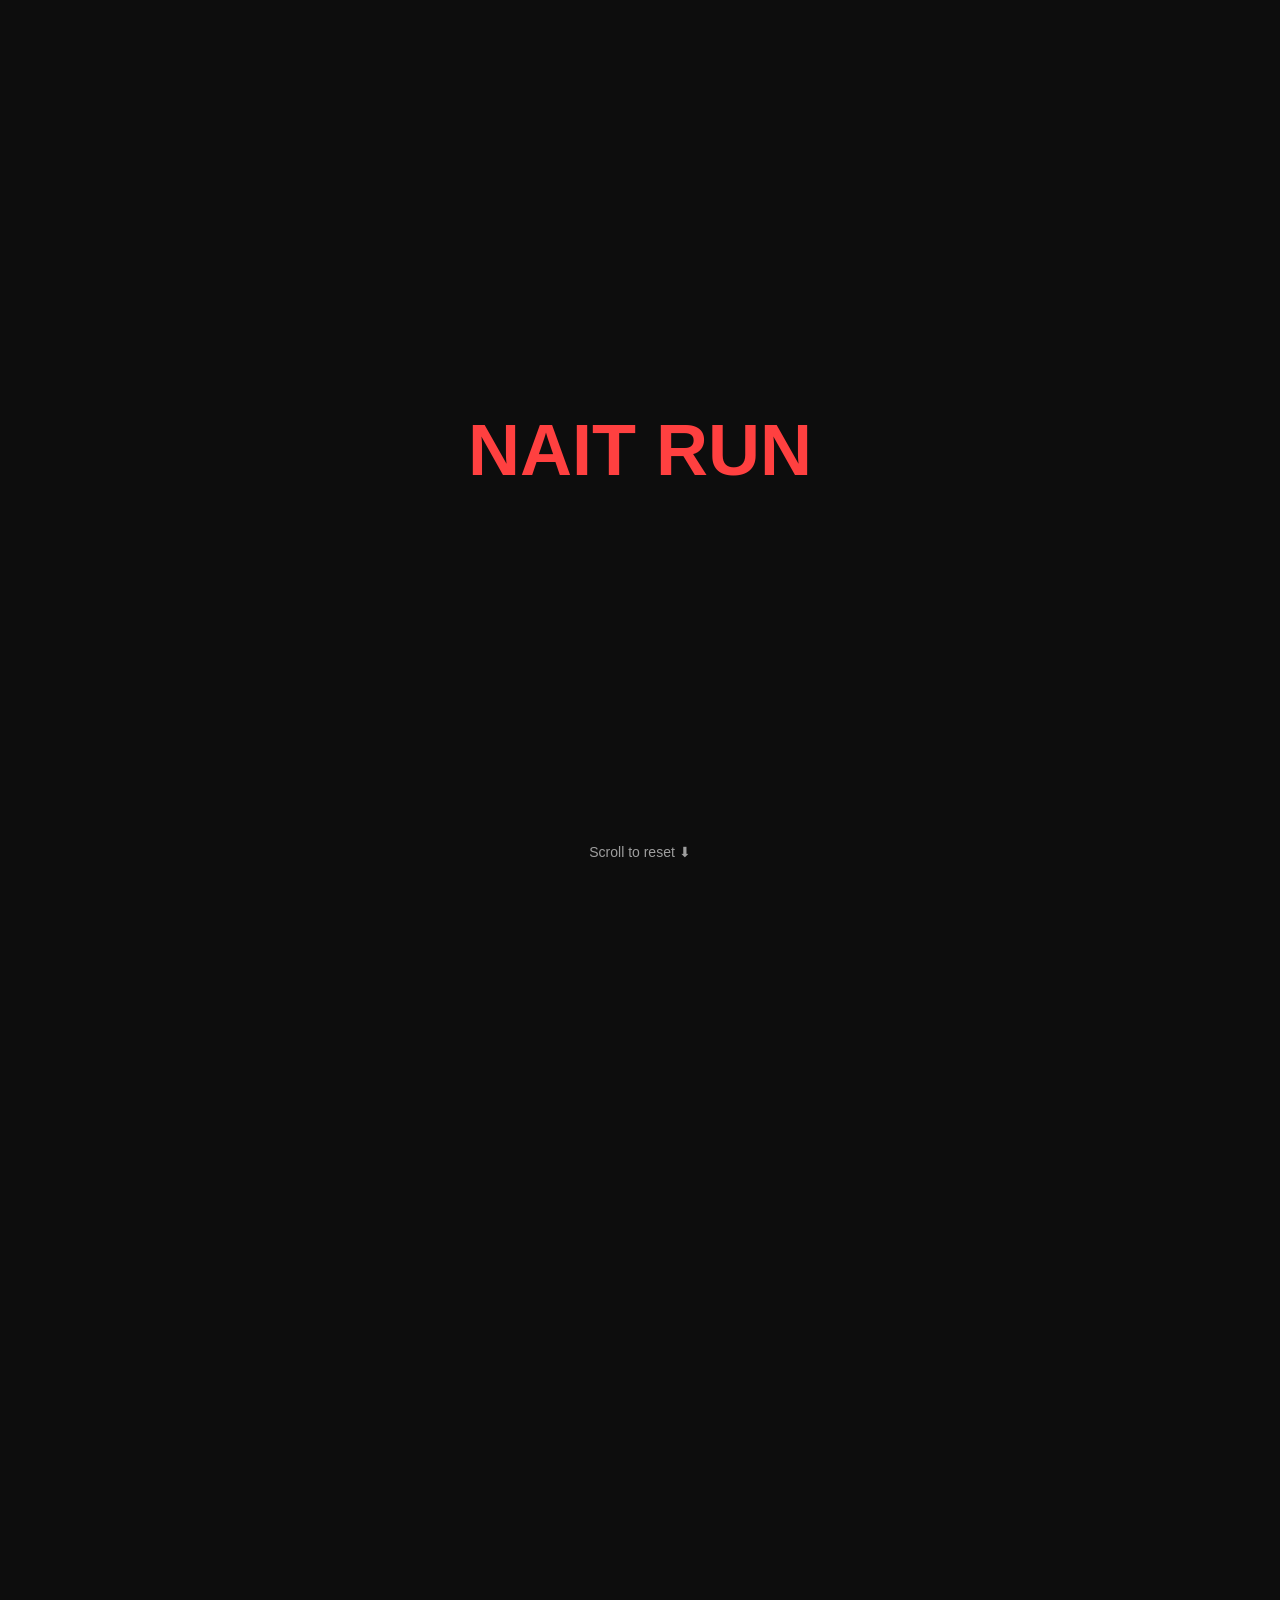
<file: index.html>
<!DOCTYPE html>
<html lang="en">
<head>
<meta charset="UTF-8">
<title>Game Landing Animation</title>

<style>
/* ---------- BASIC SETUP ---------- */
*{
  margin:0;
  padding:0;
  box-sizing:border-box;
}

body{
  height:200vh; /* scroll ke liye */
  background:#0d0d0d;
  font-family: 'Poppins', sans-serif;
  color:#fff;
}

/* ---------- MAIN SECTION ---------- */
.hero-section{
  position:fixed;
  inset:0;
  display:flex;
  align-items:center;
  justify-content:center;
  overflow:hidden;
}

/* ---------- GAME NAME ---------- */
.game-title{
  position:absolute;
  font-size:72px;
  font-weight:800;
  color:#ff4040;
  cursor:pointer;
  transition:all 0.9s ease;
  z-index:10;
}

/* LEFT MOVE */
.hero-section.active .game-title{
  transform:translateX(-380px);
  text-shadow:0 0 20px rgba(255,64,64,0.9);
}

/* ---------- GAME DETAILS ---------- */
.game-details{
  position:absolute;
  right:80px;
  width:420px;
  opacity:0;
  transform:translateX(200px);
  transition:all 0.9s ease;
}

.hero-section.active .game-details{
  opacity:1;
  transform:translateX(0);
}

/* ---------- DETAILS STYLE ---------- */
.game-details h2{
  color:#ffd60a;
  margin-bottom:15px;
}

.game-details p{
  line-height:1.8;
  font-size:17px;
  color:#f5f5f5;
}

.game-details button{
  margin-top:20px;
  padding:12px 28px;
  background:transparent;
  color:#ffd60a;
  border:2px solid #ffd60a;
  cursor:pointer;
  font-size:16px;
  transition:0.3s;
}

.game-details button:hover{
  background:#ffd60a;
  color:#000;
  box-shadow:0 0 20px #ffd60a;
}

/* ---------- HINT TEXT ---------- */
.scroll-hint{
  position:absolute;
  bottom:40px;
  font-size:14px;
  opacity:0.6;
}
</style>
</head>

<body>

<div class="hero-section" id="hero">
  <div class="game-title" id="title">NAIT RUN</div>

  <div class="game-details" id="details">
    <h2>About the Game</h2>
    <p>
      A fast-paced 2D platform shooter where survival is the key. 
      Dodge enemies, shoot smart, and run till the end.
    </p>
    <button>Play Game</button>
  </div>

  <div class="scroll-hint">Scroll to reset ⬇</div>
</div>

<script>
const hero = document.getElementById("hero");
const title = document.getElementById("title");

/* HOVER TRIGGER */
title.addEventListener("mouseenter", () => {
  hero.classList.add("active");
});

/* SCROLL RESET (LOOP EFFECT) */
window.addEventListener("scroll", () => {
  hero.classList.remove("active");
});
</script>

</body>
</html>
</file>
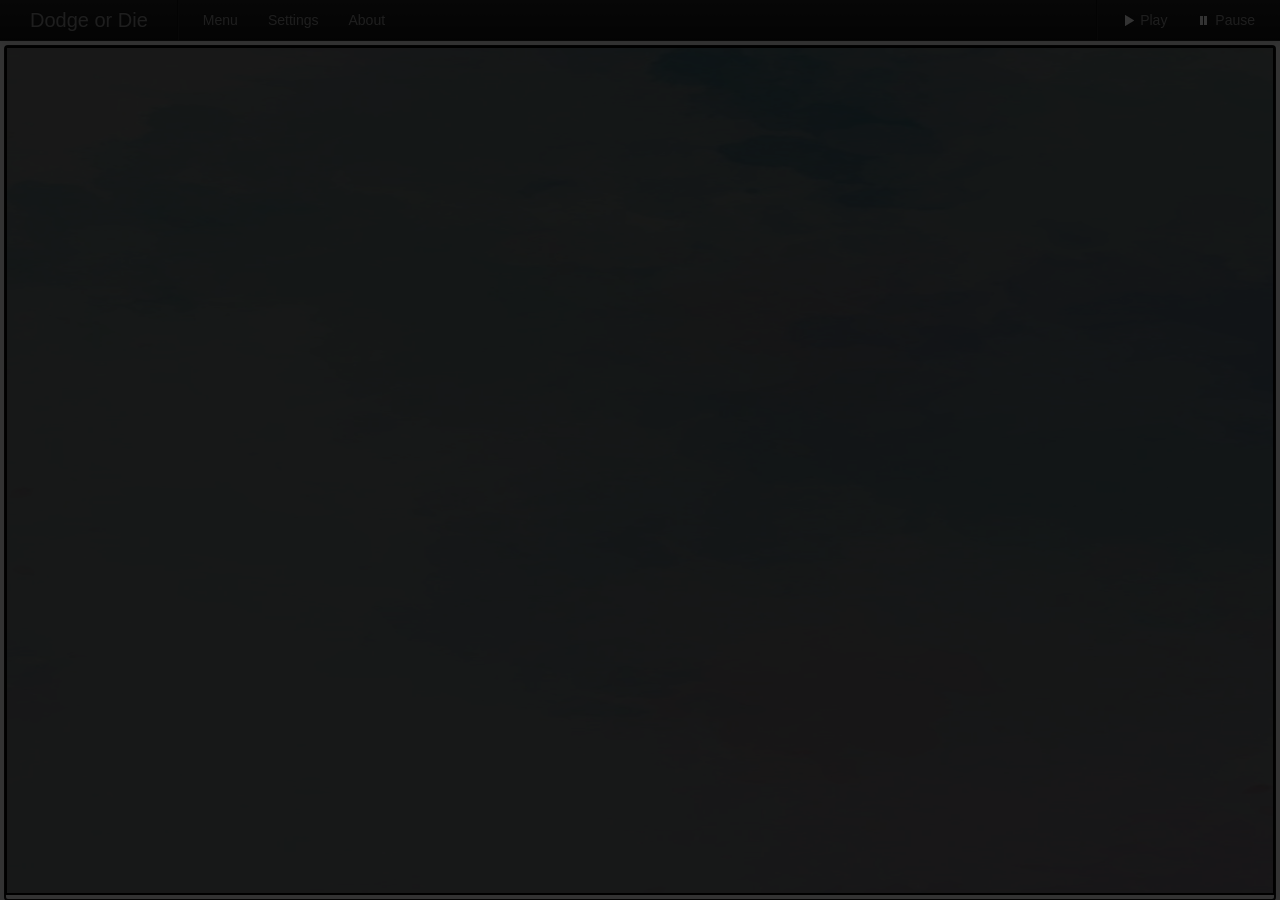
<file: game/index.html>
<!DOCTYPE html>
<html manifest="offline.manifest">
  <head>
    <meta charset="utf-8" />
    <meta name="viewport" content="width=device-width" />

    <title>Dodge or Die</title>

    <script src="js/jquery-2.0.0.min.js" type="text/javascript"></script>
    <script src="js/kinetic-v4.5.1.min.js" type="text/javascript"></script>
    <script src="js/bootstrap.min.js" type="text/javascript"></script>

    <!-- Canvas performance optimization -->
    <script>
      // Patch HTMLCanvasElement.getContext to set willReadFrequently
      (function () {
        var originalGetContext = HTMLCanvasElement.prototype.getContext;
        HTMLCanvasElement.prototype.getContext = function (type, attributes) {
          if (type === "2d") {
            attributes = attributes || {};
            attributes.willReadFrequently = true;
          }
          return originalGetContext.call(this, type, attributes);
        };
      })();
    </script>

    <link rel="stylesheet" href="css/normalize.css" />
    <link rel="stylesheet" href="css/bootstrap.min.css" />
    <link rel="stylesheet" href="css/style.css" />
  </head>
  <body>
    <div
      id="the-navbar"
      class="navbar navbar-inverse navbar-fixed-top"
      role="navigation"
    >
      <div class="navbar-inner">
        <div class="pull-left">
          <a class="brand" href="#">Dodge or Die</a>
          <ul class="nav">
            <li class="divider-vertical"></li>
            <li><a href="#game-menu" data-toggle="modal">Menu</a></li>
            <li><a href="#settings" data-toggle="modal">Settings</a></li>
            <li><a href="#about" data-toggle="modal">About</a></li>
          </ul>
        </div>
        <div class="pull-right">
          <ul class="nav">
            <li class="divider-vertical"></li>
            <li>
              <a id="game-play" href="#"
                ><i class="icon-play icon-white"></i> Play</a
              >
            </li>
            <li>
              <a id="game-pause" href="#"
                ><i class="icon-pause icon-white"></i> Pause</a
              >
            </li>
          </ul>
        </div>
      </div>
    </div>

    <div id="playground" tabindex="0" role="main"></div>

    <div id="game-menu" class="modal hide fade" tabindex="-1" role="dialog">
      <div class="modal-header">
        <button class="close" data-dismiss="modal">&times;</button>
        <h2>Game menu</h2>
      </div>
      <div class="modal-body">
        <p id="message-score"></p>
      </div>
      <div class="modal-footer">
        <button id="game-end" class="btn" data-dismiss="modal">
          End current game
        </button>
        <button id="game-begin" class="btn btn-primary" data-dismiss="modal">
          Begin new game
        </button>
      </div>
    </div>

    <div id="settings" class="modal hide fade" tabindex="-1" role="dialog">
      <div class="modal-header">
        <button class="close" data-dismiss="modal">&times;</button>
        <h2>Game settings</h2>
      </div>
      <div class="modal-body">
        <div class="form-horizontal">
          <div class="control-group">
            <label class="control-label" for="player-speed">Player speed</label>
            <div class="controls">
              <input
                id="player-speed"
                type="number"
                value="8"
                required
                min="1"
                pattern="^\d+$"
              />
            </div>
          </div>
          <div class="control-group">
            <label class="control-label" for="difficulty"
              >Game difficulty</label
            >
            <div class="controls">
              <input
                id="difficulty"
                type="number"
                value="1"
                required
                min="1"
                pattern="^\d+$"
              />
            </div>
          </div>
        </div>
      </div>
      <div class="modal-footer">
        <button class="btn" data-dismiss="modal">Close</button>
        <button id="settings-save" class="btn btn-primary" data-dismiss="modal">
          Save
        </button>
      </div>
    </div>

    <div id="about" class="modal hide fade" tabindex="-1" role="dialog">
      <div class="modal-header">
        <button class="close" data-dismiss="modal">&times;</button>
        <h2>About Dodge or Die game</h2>
      </div>
      <div class="modal-body">
        <p>
          2D action-shooter game, client-side JavaScript application with HTML5
          and CSS3.
        </p>
        <h5>How to play:</h5>
        <p>
          Use <code>W</code>,<code>S</code>,<code>A</code>,<code>D</code> keys
          to move the player and mouse-clicks for shooting. The goal of the game
          is to survive as long as possible.
        </p>
      </div>
    </div>

    <!-- load main JavaScript using Require.js -->
    <script
      data-main="js/game/main.js"
      src="js/require-2.1.6.min.js"
      type="text/javascript"
    ></script>
  </body>
</html>
</file>
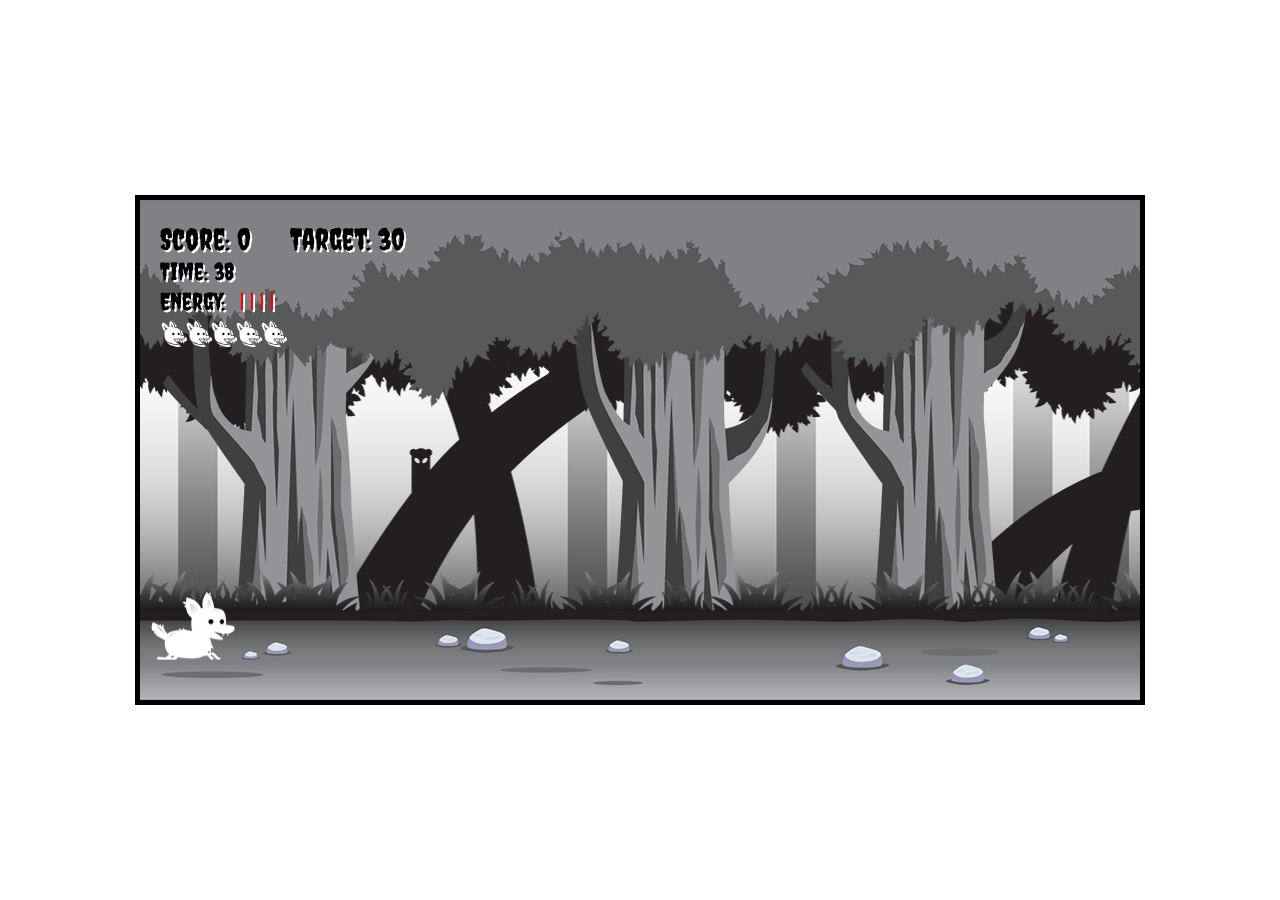
<file: Game 2/2DGameJS/index.html>
<!DOCTYPE html>
<html lang="en">

<head>
    <meta charset="UTF-8">
    <meta http-equiv="X-UA-Compatible" content="IE=edge">
    <meta name="viewport" content="width=device-width, initial-scale=1.0">
    <link rel="preconnect" href="https://fonts.googleapis.com">
    <link rel="preconnect" href="https://fonts.gstatic.com" crossorigin>
    <link href="https://fonts.googleapis.com/css2?family=Creepster&display=swap" rel="stylesheet">
    <link rel="preconnect" href="https://fonts.googleapis.com">
    <link rel="preconnect" href="https://fonts.gstatic.com" crossorigin>
    <link href="https://fonts.googleapis.com/css2?family=Bangers&display=swap" rel="stylesheet">
    <title>JavaScript Game</title>
    <link rel="stylesheet" href="./style.css" />
</head>

<body>
    <canvas id="canvas1"></canvas>
    <!-- City Background -->
    <!-- <img src="./images/player.png" id="player">
    <img src="./images/city/layer-1.png" id="layer1">
    <img src="./images/city/layer-2.png" id="layer2">
    <img src="./images/city/layer-3.png" id="layer3">
    <img src="./images/city/layer-4.png" id="layer4">
    <img src="./images/city/layer-5.png" id="layer5"> -->
    <!-- Wild Background -->
    <img src="./images/player1.png" id="player">
    <img src="./images/wild/layer-1.png" id="layer1">
    <img src="./images/wild/layer-2.png" id="layer2">
    <img src="./images/wild/layer-3.png" id="layer3">
    <img src="./images/wild/layer-4.png" id="layer4">
    <img src="./images/wild/layer-5.png" id="layer5">

    <img src="./images/enemy_fly.png" id="enemy_fly">
    <img src="./images/enemy_plant.png" id="enemy_plant">
    <img src="./images/enemy_spider_big.png" id="enemy_spider_big">
    <img src="./images/fire.png" id="fire">
    <img src="./images/boom.png" id="collisionAnimation">
    <img src="./images/lives1.png" id="lives">
    <img src="./images/restart.png" id="restart">
    <img src="./images/arrowKeys.png" id="arrowKeys">

    <h1 id="loading">LOADING ...</h1>

    <script type="module" src="main.js"></script>
</body>

</html>
</file>
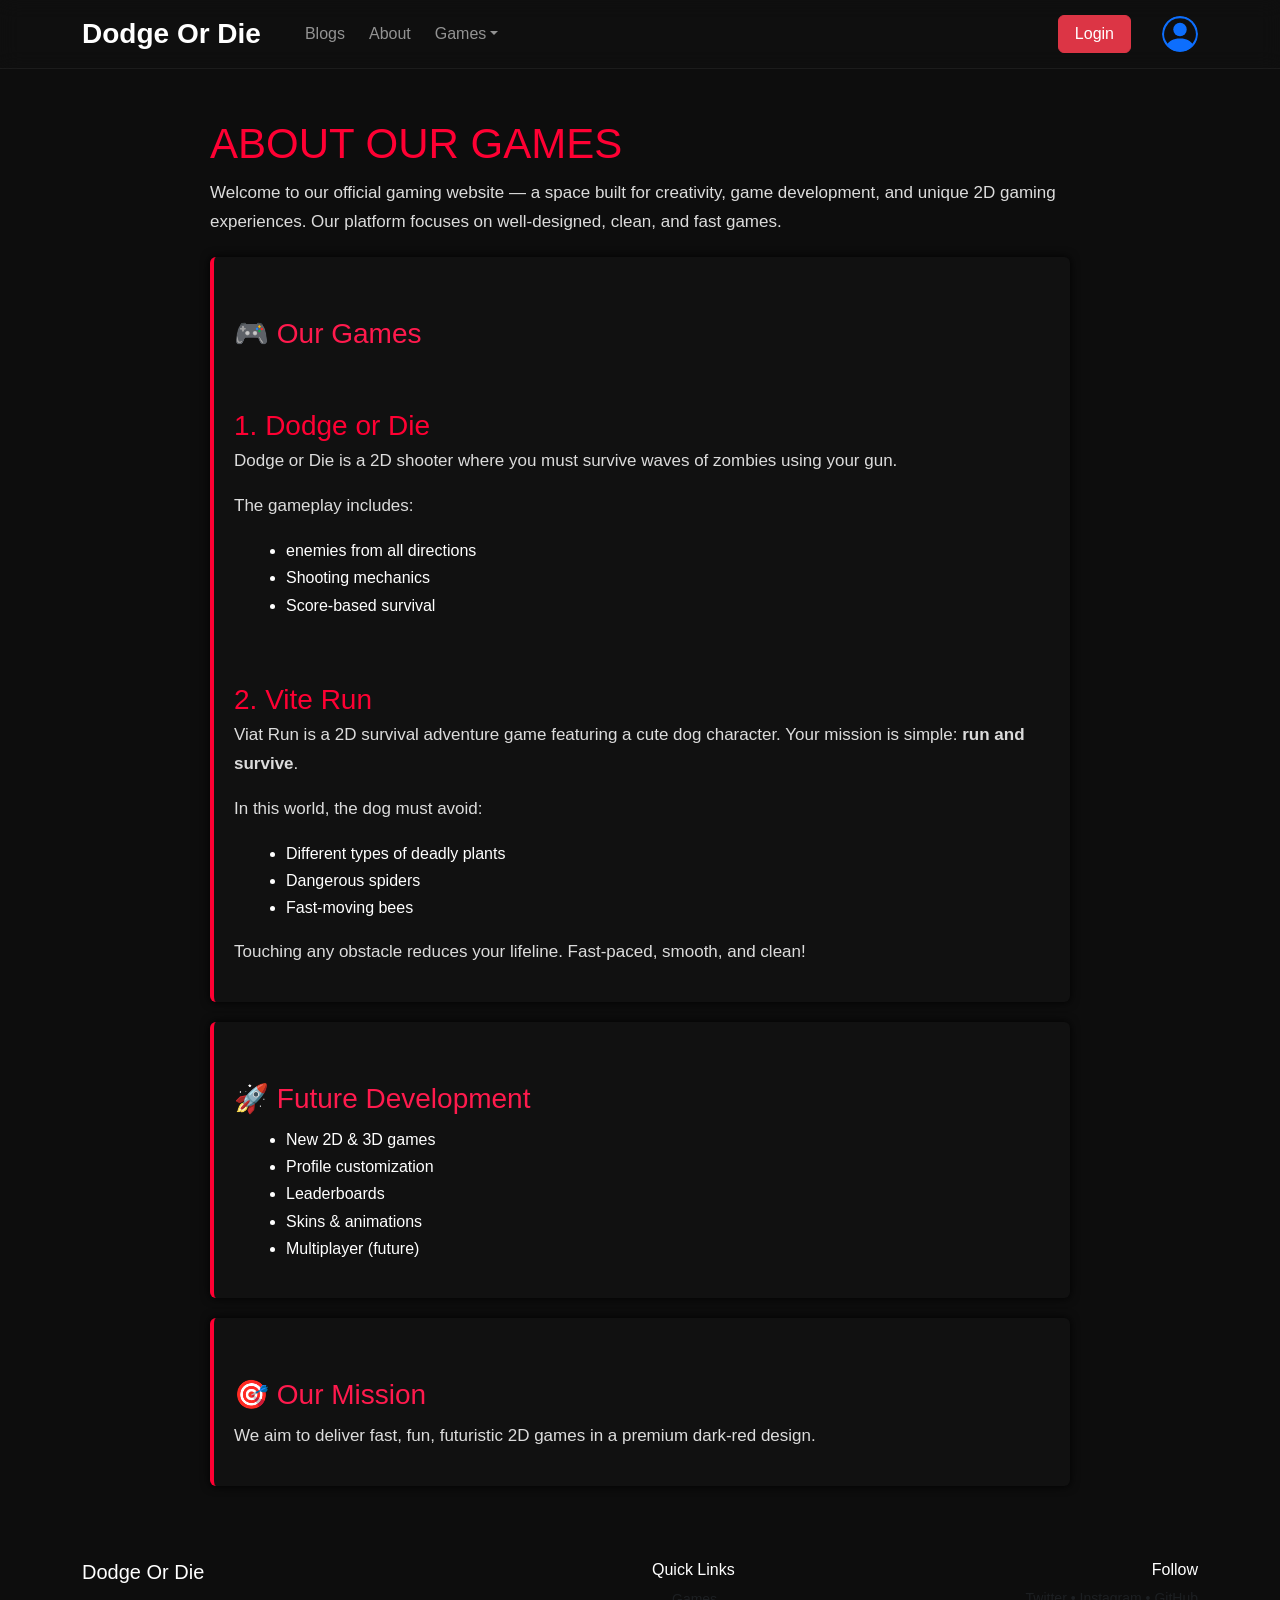
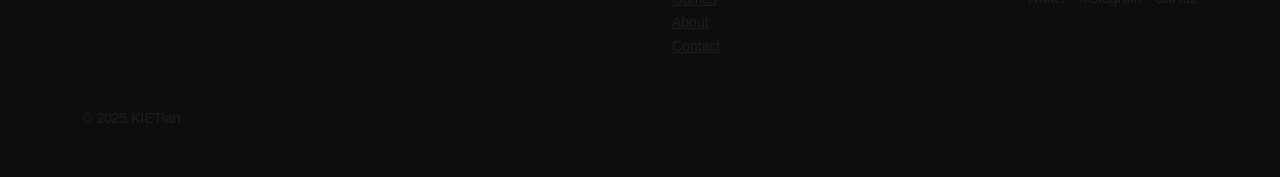
<file: About.html>
<!DOCTYPE html>
<html lang="en">

<head>
  <meta charset="UTF-8" />
  <meta name="viewport" content="width=device-width, initial-scale=1.0" />
  <title>About Us</title>

  <!-- Bootstrap CSS -->
  <link href="https://cdn.jsdelivr.net/npm/bootstrap@5.3.3/dist/css/bootstrap.min.css" rel="stylesheet">

  <style>
    /* FIXED — only one body tag */
    body {
      margin: 0;
      padding: 0;
      background: #0d0d0d;
      color: #fff;
      font-family: 'Poppins', sans-serif;
    }

nav.glass-nav {
      background: rgba(20, 20, 20, 0.35);
      backdrop-filter: blur(10px);
      -webkit-backdrop-filter: blur(10px);
      border-bottom: 1px solid rgba(255, 255, 255, 0.05);
      position: sticky;
      top: 0;
      z-index: 100;
      animation: fadeDown 1s ease forwards;
    }

    @keyframes fadeDown {
      from { opacity: 0; transform: translateY(-20px); }
      to { opacity: 1; transform: translateY(0); }
    }

    /* Nav Hover */
    .navbar-nav .nav-link:hover {
      color: #ff3366 !important;
      transition: 0.3s;
    }

    /* Profile Icon Glow */
    .profile-pic {
      transition: 0.4s;
      border-radius: 50%;
    }

    .profile-pic:hover {
      color: #ff2e63;
      filter: drop-shadow(0 0 8px #ff2e63);
      transform: scale(1.1);
    }


    .section {
      display: flex;
      justify-content: space-between;
      align-items: center;
      padding: 120px 40px;
      min-height: 100vh;
      opacity: 0;
      transform: translateY(50px);
      transition: all 1s ease;
    }

    .section.show {
      opacity: 1;
      transform: translateY(0);
    }

    .left-text {
      width: 40%;
      font-size: 48px;
      font-weight: bold;
      transform: translateX(-100px);
      opacity: 0;
      transition: all 1s ease;
      color: #ff4747;
    }

    .section.show .left-text {
      transform: translateX(0);
      opacity: 1;
    }

    .right-text {
      width: 55%;
      font-size: 18px;
      line-height: 1.7;
      transform: translateX(100px);
      opacity: 0;
      transition: all 1s ease;
    }

    .section.show .right-text {
      transform: translateX(0);
      opacity: 1;
    }

    .about-container {
      max-width: 900px;
      margin: 0 auto;
      padding: 50px 20px;
    }

    h1 {
      color: #ff0033;
      font-size: 42px;
      text-transform: uppercase;
      margin-bottom: 10px;
    }

    h2 {
      color: #ff1a4d;
      font-size: 28px;
      margin-top: 40px;
      margin-bottom: 10px;
    }

    h3 {
      color: #ff0033;
      margin-bottom: 5px;
    }

    p {
      line-height: 1.7;
      font-size: 17px;
      color: #dcdcdc;
    }

    .section-box {
      background: #111;
      border-left: 4px solid #ff0033;
      padding: 20px;
      margin-top: 20px;
      border-radius: 6px;
      box-shadow: 0px 0px 10px #000;
    }

    ul {
      margin-left: 20px;
      line-height: 1.7;
    }

    .highlight {
      color: #ff0033;
      font-weight: bold;
    }

    /* Proper space for profile icon */
    .profile-pic {
      margin-left: 15px;
      cursor: pointer;
    }
  </style>
</head>

<body>

  <!-- GLASS NAVBAR -->
  <nav class="navbar navbar-expand-lg navbar-dark glass-nav">
    <div class="container">

      <a class="navbar-brand fw-bold fs-3" href="#">Dodge Or Die</a>

      <button class="navbar-toggler" type="button" data-bs-toggle="collapse" data-bs-target="#navbarNav">
        <span class="navbar-toggler-icon"></span>
      </button>

      <div class="collapse navbar-collapse justify-content-between" id="navbarNav">

        <ul class="navbar-nav gap-2">
          <li class="nav-item"><a class="nav-link" href="Block.html">Blogs</a></li>
          <li class="nav-item"><a class="nav-link" href="About.html">About</a></li>

          <li class="nav-item dropdown">
            <a class="nav-link dropdown-toggle" href="#" data-bs-toggle="dropdown">Games</a>
            <ul class="dropdown-menu">
              <li><a class="dropdown-item" href="moreDOD.html">Dodge or Die</a></li>
              <li><a class="dropdown-item" href="morevait.html">Vite Run</a></li>
            </ul>
          </li>
        </ul>

        <ul class="navbar-nav align-items-center gap-3">
          <li class="nav-item">
            <a class="btn btn-danger px-3" href="login.html">Login</a>
          </li>

          <li>
            <a href="profile.html">
              <svg class="profile-pic" xmlns="http://www.w3.org/2000/svg" width="36" height="36" fill="currentColor"
                viewBox="0 0 16 16">
                <path d="M11 6a3 3 0 1 1-6 0 3 3 0 0 1 6 0" />
                <path fill-rule="evenodd"
                  d="M0 8a8 8 0 1 1 16 0A8 8 0 0 1 0 8m8-7a7 7 0 0 0-5.468 11.37C3.242 11.226 4.805 10 8 10s4.757 1.225 5.468 2.37A7 7 0 0 0 8 1" />
              </svg>
            </a>
          </li>
        </ul>

      </div>
    </div>
  </nav>

  <!-- ABOUT CONTENT -->
  <div class="about-container">

    <h1>About Our Games</h1>
    <p>
      Welcome to our official gaming website — a space built for creativity, game development, and unique 2D gaming experiences.
      Our platform focuses on well-designed, clean, and fast games.
    </p>

    <div class="section-box">
      <h2>🎮 Our Games</h2>

      <br>
      <br>


      <!-- Game 2 -->
      <h3>1. Dodge or Die</h3>
      <p>
        Dodge or Die is a 2D shooter where you must survive waves of zombies using your gun.
      </p>
      <p>The gameplay includes:</p>
      <ul>
        <li>enemies from all directions</li>
        <li>Shooting mechanics</li>
        <li>Score-based survival</li>
      </ul><br>
      <br>

      <!-- Game 1 -->
      <h3>2. Vite Run</h3>
      <p>
        Viat Run is a 2D survival adventure game featuring a cute dog character.
        Your mission is simple: <b>run and survive</b>.
      </p>
      <p>In this world, the dog must avoid:</p>
      <ul>
        <li>Different types of deadly plants</li>
        <li>Dangerous spiders</li>
        <li>Fast-moving bees</li>
      </ul>
      <p>
        Touching any obstacle reduces your lifeline.  
        Fast-paced, smooth, and clean!
      </p>
    </div>

    <div class="section-box">
      <h2>🚀 Future Development</h2>
      <ul>
        <li>New 2D & 3D games</li>

        <li>Profile customization</li>
        <li>Leaderboards</li>
        <li>Skins & animations</li>
        <li>Multiplayer (future)</li>
      </ul>
    </div>

    <div class="section-box">
      <h2>🎯 Our Mission</h2>
      <p>
        We aim to deliver fast, fun, futuristic 2D games in a premium dark-red design.
      </p>
    </div>

  </div>

  <!-- FOOTER -->
  <footer class="pt-4 pb-5">
    <div class="container">
      <div class="row">
        <div class="col-md-6">
          <h5>Dodge Or Die</h5>
          <div class="small text-muted"></div>
        </div>

        <div class="col-md-3">
          <h6>Quick Links</h6>
          <ul class="list-unstyled small">
            <li><a href="#" class="text-muted">Games</a></li>
            <li><a href="#" class="text-muted">About</a></li>
            <li><a href="#contact" class="text-muted">Contact</a></li>
          </ul>
        </div>

        <div class="col-md-3 text-md-end">
          <h6>Follow</h6>
          <div class="small text-muted">Twitter • Instagram • GitHub</div>
        </div>
      </div>

      <hr style="border-color:rgba(255,255,255,0.03)">

      <div class="d-flex justify-content-between small text-muted">
        <div>© 2025 KIETian</div>
        <div></div>
      </div>
    </div>
  </footer>

  <!-- Bootstrap JS -->
  <script src="https://cdn.jsdelivr.net/npm/bootstrap@5.3.3/dist/js/bootstrap.bundle.min.js"></script>

</body>

</html>
</file>
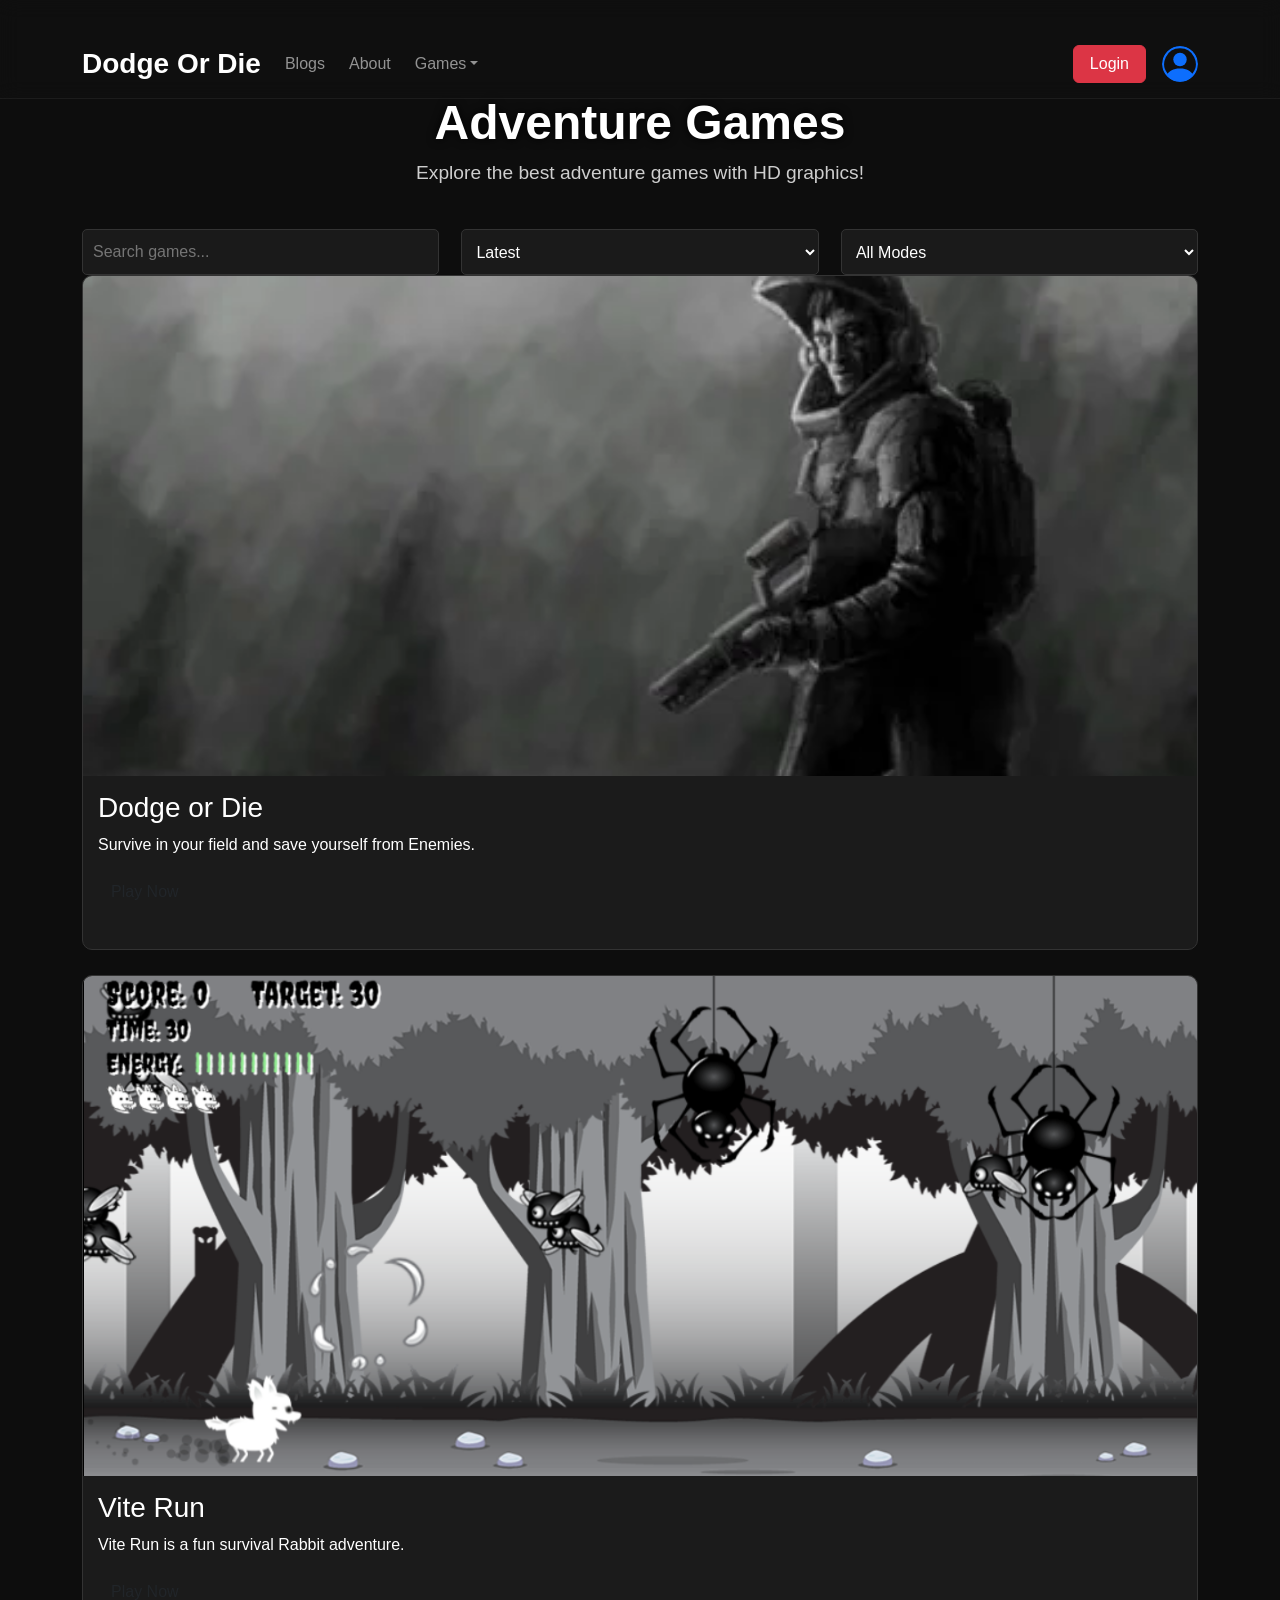
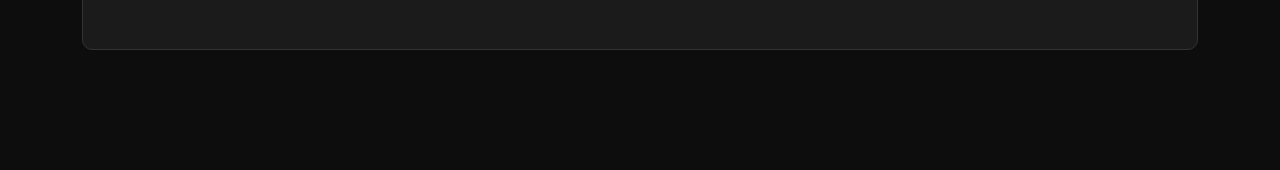
<file: Block.html>
<!DOCTYPE html>
<html lang="en">
<head>
  <meta charset="UTF-8" />
  <meta name="viewport" content="width=device-width, initial-scale=1.0" />
  <title>Block Page - Games</title>

  <!-- BOOTSTRAP -->
  <link href="https://cdn.jsdelivr.net/npm/bootstrap@5.3.2/dist/css/bootstrap.min.css" rel="stylesheet">

  <style>
    body {
      margin: 0;
      padding: 0;
      background: #0d0d0d;
      color: #fff;
      font-family: Arial, sans-serif;
      overflow-x: hidden;
    }

    /* ---------------------- GLASS NAVBAR ---------------------- */
    nav.glass-nav {
      background: rgba(20, 20, 20, 0.35);
      backdrop-filter: blur(10px);
      -webkit-backdrop-filter: blur(10px);
      border-bottom: 1px solid rgba(255, 255, 255, 0.05);
      position: sticky;
      top: 0;
      z-index: 100;
      animation: fadeDown 1s ease forwards;
    }

    @keyframes fadeDown {
      from { opacity: 0; transform: translateY(-20px); }
      to { opacity: 1; transform: translateY(0); }
    }

    /* Nav Hover */
    .navbar-nav .nav-link:hover {
      color: #ff3366 !important;
      transition: 0.3s;
    }

    /* Profile Icon Glow */
    .profile-pic {
      transition: 0.4s;
      border-radius: 50%;
    }

    .profile-pic:hover {
      color: #ff2e63;
      filter: drop-shadow(0 0 8px #ff2e63);
      transform: scale(1.1);
    }

    /* ---------------------- HERO ---------------------- */
    .hero {
      background: url('https://images.unsplash.com/photo-1605902711622-cfb43c44367e') center/cover no-repeat;
      height: 100px;
      display: flex;
      align-items: center;
      justify-content: center;
      flex-direction: column;
      text-align: center;
      padding: 20px;
      animation: fadeUp 1.2s ease forwards;
    }

    @keyframes fadeUp {
      from { opacity: 0; transform: translateY(40px); }
      to   { opacity: 1; transform: translateY(0); }
    }

    .hero h1 {
      font-size: 3rem;
      font-weight: bold;
      text-shadow: 0 0 10px #000;
    }

    .hero p {
      font-size: 1.2rem;
      opacity: 0.8;
    }

    /* ---------------------- CARDS ---------------------- */
    .container {
      width: 90%;
      margin: auto;
      margin-top: 30px;
      animation: fadeUp 1s ease;
    }

    .controls input, .controls select {
      padding: 10px;
      background: #1a1a1a;
      border: 1px solid #333;
      color: white;
      border-radius: 5px;
      width: 32%;
    }

    .card {
      background: #1b1b1b;
      border-radius: 10px;
      overflow: hidden;
      transition: 0.3s;
      cursor: pointer;
      border: 1px solid #333;
      margin-bottom: 25px;      /* CARD ↓ BELOW EACH OTHER */
      width: 100%;     
      height: 675px;         
    }

    .card:hover {
      transform: scale(1.03);
      box-shadow: 0 0 20px #ff2e63;
    }

    /* FIX 1 — Image size fix */
    .card img {
      width: 100%;
      height: 500px;
      object-fit: cover;
    }

    /* FIX 2 — Text Color */
    .card h3,
    .card p,
    .card span {
      color: #fff !important;
    }

    .card-content {
      padding: 15px;
    }

    /* Play Now Button */
    .play-btn {
      display: inline-block;
      margin-top: 8px;
      padding: 8px 14px;
      background: #ff2e63;
      color: white;
      border-radius: 6px;
      font-weight: bold;
      transition: 0.3s;
    }
    .play-btn:hover {
      background: #ff4f7a;
    }

    /* Modal */
    .modal-bg {
      display: none;
      position: fixed;
      top: 0;
      left: 0;
      width: 100%;
      height: 100%;
      background: rgba(0,0,0,0.7);
      justify-content: center;
      align-items: center;
      z-index: 999;
    }

    .modal {
      background: #1a1a1a;
      width: 90%;
      max-width: 500px;
      padding: 20px;
      border-radius: 10px;
      box-shadow: 0 0 15px #000;
      position: relative;
    }

    .close {
      position: absolute;
      top: 10px;
      right: 15px;
      font-size: 1.5rem;
      cursor: pointer;
    }

    /* ---------------------- RESPONSIVE FIX ---------------------- */
    @media (max-width: 768px) {
      .controls input, .controls select {
        width: 100%;
        margin-bottom: 10px;
      }
      .hero h1 { font-size: 2.2rem; }
    }

  </style>
</head>
<body>

  <!-- GLASS NAVBAR -->
  <nav class="navbar navbar-expand-lg navbar-dark glass-nav">
    <div class="container">

      <a class="navbar-brand fw-bold fs-3" href="#">Dodge Or Die</a>

      <button class="navbar-toggler" type="button" data-bs-toggle="collapse" data-bs-target="#navbarNav">
        <span class="navbar-toggler-icon"></span>
      </button>

      <div class="collapse navbar-collapse justify-content-between" id="navbarNav">

        <ul class="navbar-nav gap-2">
          <li class="nav-item"><a class="nav-link" href="Block.html">Blogs</a></li>
          <li class="nav-item"><a class="nav-link" href="About.html">About</a></li>

          <li class="nav-item dropdown">
            <a class="nav-link dropdown-toggle" href="#" data-bs-toggle="dropdown">Games</a>
            <ul class="dropdown-menu">
              <li><a class="dropdown-item" href="moreDOD.html">Dodge or Die</a></li>
              <li><a class="dropdown-item" href="morevait.html">Vite Run</a></li>
            </ul>
          </li>
        </ul>

        <ul class="navbar-nav align-items-center gap-3">
          <li class="nav-item">
            <a class="btn btn-danger px-3" href="login.html">Login</a>
          </li>

          <li>
            <a href="profile.html">
              <svg class="profile-pic" xmlns="http://www.w3.org/2000/svg" width="36" height="36" fill="currentColor"
                viewBox="0 0 16 16">
                <path d="M11 6a3 3 0 1 1-6 0 3 3 0 0 1 6 0" />
                <path fill-rule="evenodd"
                  d="M0 8a8 8 0 1 1 16 0A8 8 0 0 1 0 8m8-7a7 7 0 0 0-5.468 11.37C3.242 11.226 4.805 10 8 10s4.757 1.225 5.468 2.37A7 7 0 0 0 8 1" />
              </svg>
            </a>
          </li>
        </ul>

      </div>
    </div>
  </nav>

  <!-- HERO -->
  <div class="hero">
    <h1>Adventure Games</h1>
    <p>Explore the best adventure games with HD graphics!</p>
  </div>

  <!-- MAIN CONTENT -->
  <div class="container">

    <div class="controls d-flex justify-content-between flex-wrap">
      <input type="text" placeholder="Search games..." id="search" onkeyup="filterGames()">
      <select id="sort" onchange="sortGames()">
        <option value="latest">Latest</option>
        <option value="popular">Most Popular</option>
        <option value="rating">Top Rated</option>
      </select>
      <select>
        <option>All Modes</option>
        <option>Single Player</option>
        <option>Multiplayer</option>
      </select>
    </div>

    <!-- Game Cards -->
    <div id="gameGrid">

      <div class="card" onclick="openModal('Dodge or Die')">
        <img src="../shooting.webp" />
        <div class="card-content">
          <h3>Dodge or Die</h3>
          <p>Survive in your field and save yourself from Enemies.</p>
             <button class="btn btn-custom" onclick="window.location.href='game/index.html';">
  Play Now
</button>

        </div>
      </div>

      <div class="card" onclick="openModal('Nait Run')">
        <img src="../Vite.png" />
        <div class="card-content">
          <h3>Vite Run</h3>
          <p>Vite Run is a fun survival Rabbit adventure.</p>
          <button class="btn btn-custom" onclick="window.location.href='Game%202/2DGameJS/index.html';">
    Play Now
    </button>
        </div>
      </div>

    </div>
  </div>

  <!-- Modal -->
  <div class="modal-bg" id="modalBg">
    <div class="modal">
      <span class="close" onclick="closeModal()">&times;</span>
      <h2 id="modalTitle"></h2>
      <p>Full game details will be shown here.</p>
    </div>
  </div>

  <!-- FOOTER -->
  <footer class="pt-4 pb-5 mt-5 text-center text-muted small">
    
  </footer>

  <script>
    function openModal(name) {
      document.getElementById('modalTitle').innerText = name;
      document.getElementById('modalBg').style.display = 'flex';
    }
    function closeModal() {
      document.getElementById('modalBg').style.display = 'none';
    }
  </script>

  <!-- BOOTSTRAP JS -->
  <script src="https://cdn.jsdelivr.net/npm/bootstrap@5.3.2/dist/js/bootstrap.bundle.min.js"></script>

</body>
</html>
</file>
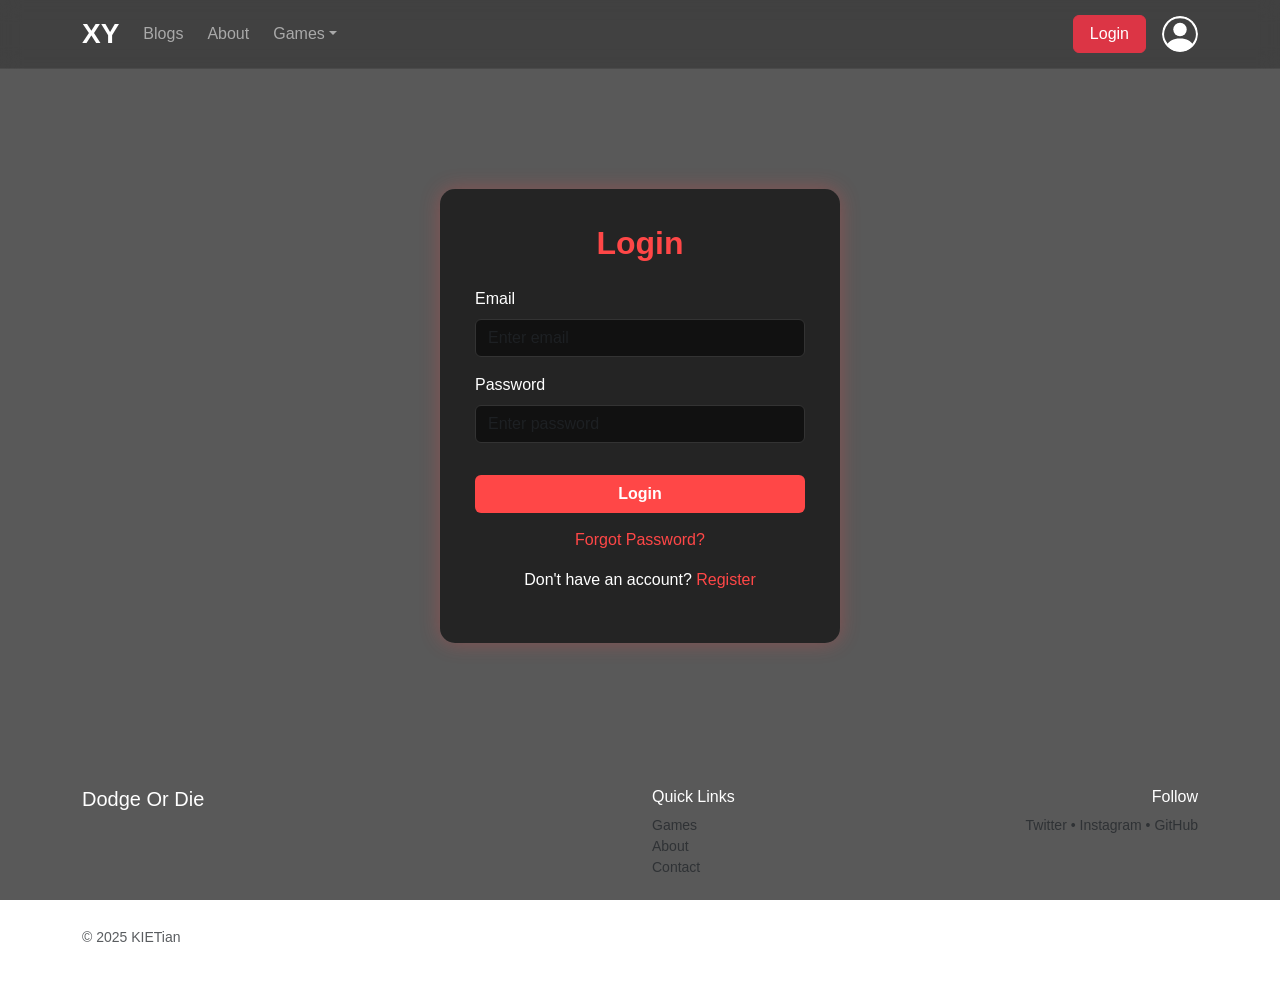
<file: login.html>
<!DOCTYPE html>
<html lang="en">
<head>
  <meta charset="UTF-8">
  <meta name="viewport" content="width=device-width, initial-scale=1.0">
  <title>Login</title>

  <link href="https://cdn.jsdelivr.net/npm/bootstrap@5.3.3/dist/css/bootstrap.min.css" rel="stylesheet">

  <style>
    body {
      margin: 0;
      padding: 0;
      font-family: 'Poppins', sans-serif;

      /* ===== BACKGROUND IMAGE ===== */
      background: url("C:\W3_website/mix.png") no-repeat center center fixed;
      background-size: cover;

      position: relative;
      color: #fff;
    }
    

    /* ---------------------- GLASS NAVBAR ---------------------- */
    nav.glass-nav {
      background: rgba(20, 20, 20, 0.35);
      backdrop-filter: blur(10px);
      -webkit-backdrop-filter: blur(10px);
      border-bottom: 1px solid rgba(255, 255, 255, 0.05);
      position: sticky;
      top: 0;
      z-index: 100;
      animation: fadeDown 1s ease forwards;
    }

    @keyframes fadeDown {
      from { opacity: 0; transform: translateY(-20px); }
      to { opacity: 1; transform: translateY(0); }
    }

    /* Nav Hover */
    .navbar-nav .nav-link:hover {
      color: #ff3366 !important;
      transition: 0.3s;
    }

    /* Profile Icon Glow */
    .profile-pic {
      transition: 0.4s;
      border-radius: 50%;
    }

    .profile-pic:hover {
      color: #ff2e63;
      filter: drop-shadow(0 0 8px #ff2e63);
      transform: scale(1.1);
    }
    /* ===== DARK OVERLAY ===== */
    body::before {
      content: "";
      position: fixed;
      top: 0;
      left: 0;
      width: 100%;
      height: 100%;
      background: rgba(0, 0, 0, 0.65);
      backdrop-filter: blur(4px);
      z-index: -1;
    }

    .login-box {
      width: 400px;
      margin: 120px auto;
      padding: 35px;
      background: rgba(28, 28, 28, 0.85);
      border-radius: 15px;
      box-shadow: 0px 0px 20px rgba(255, 71, 71, 0.3);
      backdrop-filter: blur(6px);
    }

    .login-box h2 {
      text-align: center;
      color: #ff4747;
      margin-bottom: 25px;
      font-weight: bold;
    }

    .form-control {
      background: #111;
      border: 1px solid #333;
      color: #fff;
    }
    .form-control:focus {
      background: #111;
      border-color: #ff4747;
      box-shadow: 0 0 5px #ff4747;
      color: #fff;
    }

    .btn-login {
      width: 100%;
      background: #ff4747;
      color: #fff;
      font-weight: bold;
    }
    .btn-login:hover {
      background: #ff3030;
    }

    .extra-links {
      text-align: center;
      margin-top: 15px;
    }
    .extra-links a {
      color: #ff4747;
    }
    .extra-links a:hover {
      text-decoration: underline;
    }
        a {
  color: white;
  text-decoration: none;
}
a:hover {
  color: #ff4747; 
}

  </style>
</head>
<body>

  <!-- GLASS NAVBAR -->
  <nav class="navbar navbar-expand-lg navbar-dark glass-nav">
    <div class="container">

      <a class="navbar-brand fw-bold fs-3" href="#">XY</a>

      <button class="navbar-toggler" type="button" data-bs-toggle="collapse" data-bs-target="#navbarNav">
        <span class="navbar-toggler-icon"></span>
      </button>

      <div class="collapse navbar-collapse justify-content-between" id="navbarNav">

        <ul class="navbar-nav gap-2">
          <li class="nav-item"><a class="nav-link" href="Block.html">Blogs</a></li>
          <li class="nav-item"><a class="nav-link" href="About.html">About</a></li>

      <li class="nav-item dropdown">
            <a class="nav-link dropdown-toggle" href="#" data-bs-toggle="dropdown">Games</a>
            <ul class="dropdown-menu">
              <li><a class="dropdown-item" href="moreDOD.html">Dodge or Die</a></li>
              <li><a class="dropdown-item" href="morevait.html">Vite Run</a></li>
            </ul>
          </li>
        </ul>

        <ul class="navbar-nav align-items-center gap-3">
          <li class="nav-item">
            <a class="btn btn-danger px-3" href="login.html">Login</a>
          </li>

          <li>
            <a href="profile.html">
              <svg class="profile-pic" xmlns="http://www.w3.org/2000/svg" width="36" height="36" fill="currentColor"
                viewBox="0 0 16 16">
                <path d="M11 6a3 3 0 1 1-6 0 3 3 0 0 1 6 0" />
                <path fill-rule="evenodd"
                  d="M0 8a8 8 0 1 1 16 0A8 8 0 0 1 0 8m8-7a7 7 0 0 0-5.468 11.37C3.242 11.226 4.805 10 8 10s4.757 1.225 5.468 2.37A7 7 0 0 0 8 1" />
              </svg>
            </a>
          </li>
        </ul>

      </div>
    </div>
  </nav>

<div class="login-box">
  <h2>Login</h2>

  <form>
    <div class="mb-3">
      <label class="form-label">Email</label>
      <input type="email" class="form-control" placeholder="Enter email" required>
    </div>

    <div class="mb-3">
      <label class="form-label">Password</label>
      <input type="password" class="form-control" placeholder="Enter password" required>
    </div>

    <button type="submit" class="btn btn-login mt-3">Login</button>

    <div class="extra-links">
      <p><a href="#">Forgot Password?</a></p>
      <p>Don't have an account? <a href="#">Register</a></p>
    </div>
  </form>
</div>
<footer class="pt-4 pb-5">
    <div class="container">
      <div class="row">
        <div class="col-md-6">
          <h5>Dodge Or Die</h5>
          <div class="small text-muted"></div>
        </div>
        <div class="col-md-3">
          <h6>Quick Links</h6>
          <ul class="list-unstyled small">
            <li><a href="#" class="text-muted">Games</a></li>
            <li><a href="#" class="text-muted">About</a></li>
            <li><a href="#contact" class="text-muted">Contact</a></li>
          </ul>
        </div>
        <div class="col-md-3 text-md-end">
          <h6>Follow</h6>
          <div class="small text-muted">Twitter • Instagram • GitHub</div>
        </div>
      </div>
      <hr style="border-color:rgba(255,255,255,0.03)">
      <div class="d-flex justify-content-between small text-muted">
        <div>© 2025 KIETian</div>
        <div></div>
      </div>
    </div>
  </footer>

</body>
</html>
</file>
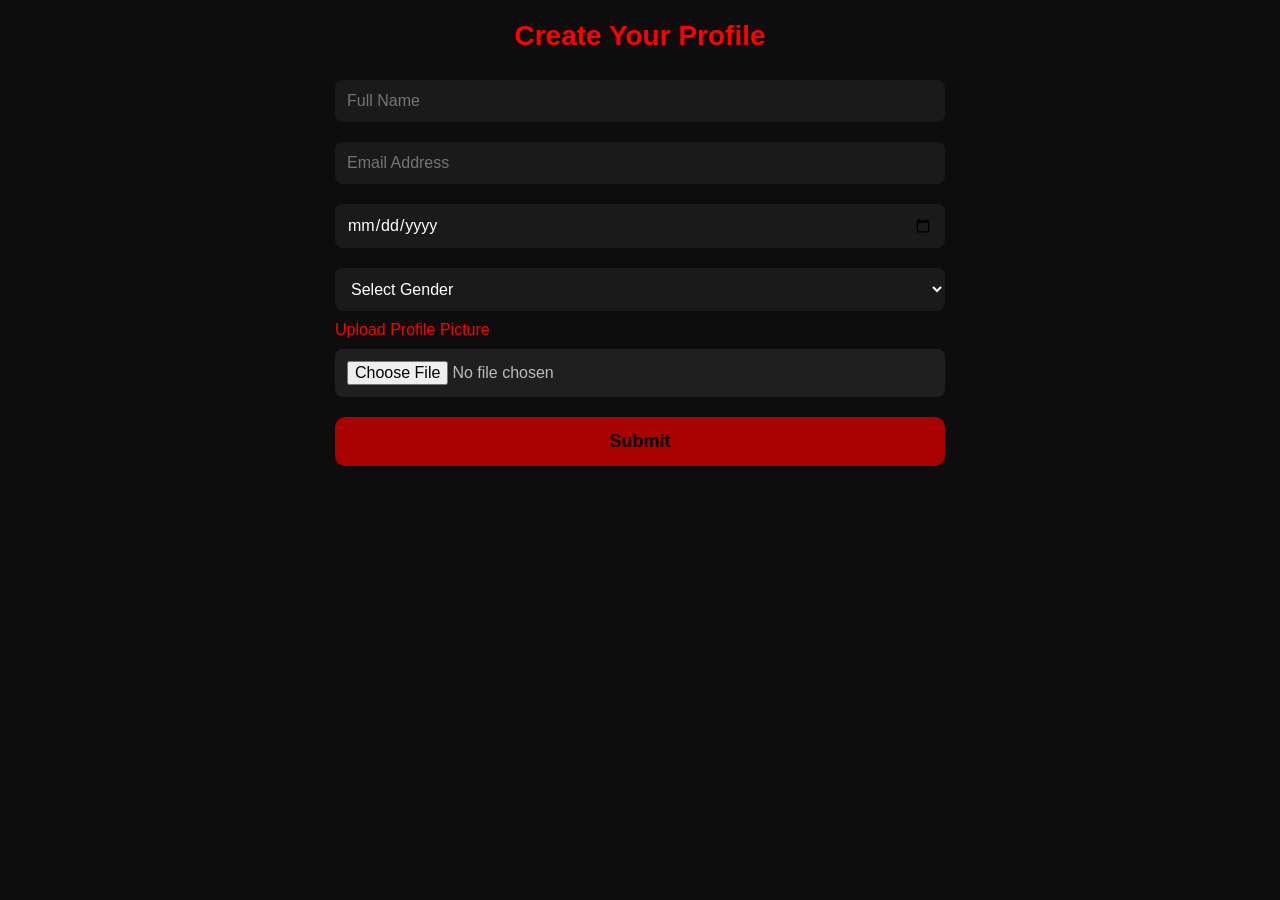
<file: profile.html>
<!DOCTYPE html>
<html lang="en">
<head>
<meta charset="UTF-8">
<meta name="viewport" content="width=device-width, initial-scale=1.0">
<title>User Profile + Two Game Details</title>

<style>
    * { margin: 0; padding: 0; box-sizing: border-box; font-family: Arial, sans-serif; }

    body {
        background: #0d0d0d;
        color: #fff;
    }
   
    .container {
        max-width: 650px;
        margin: auto;
        padding: 20px;
    }

    h2 {
        text-align: center;
        margin-bottom: 18px;
        color: #ff0000;
        font-size: 28px;
    }

    input, select {
        width: 100%;
        padding: 12px;
        margin: 10px 0;
        border: none;
        outline: none;
        background: #1a1a1a;
        color: #fff;
        border-radius: 8px;
        font-size: 16px;
    }

    input[type="file"] {
        background: #1f1f1f;
        padding: 12px;
        cursor: pointer;
        color: #bbb;
    }

    button {
        width: 100%;
        padding: 14px;
        background: #aa0202;
        color: #000;
        font-size: 18px;
        border: none;
        border-radius: 10px;
        font-weight: bold;
        cursor: pointer;
        margin-top: 10px;
    }

    button:hover {
        background: #ff0000;
    }

    #profilePage { display: none; }

    .profile-header {
        width: 100%;
        background: linear-gradient(#aa0202,#ff0000);
        text-align: center;
        padding: 35px 0;
        border-radius: 0 0 20px 20px;
    }

    .profile-pic {
        width: 140px;
        height: 140px;
        border-radius: 50%;
        border: 4px solid white;
        object-fit: cover;
    }

    .details p {
        background: #1b1b1b;
        padding: 12px;
        border-radius: 8px;
        margin-bottom: 10px;
        font-size: 17px;
    }

    .section-title {
        font-size: 24px;
        margin-top: 28px;
        color: #ff0000;
        text-align: left;
        margin-bottom: 12px;
    }

    .game-card {
        background: #111;
        padding: 20px;
        border-radius: 15px;
        margin-top: 10px;
    }

    .game-icon {
        width: 110px;
        height: 110px;
        border-radius: 50%;
        border: 4px solid #ff0000;
        object-fit: cover;
        margin-bottom: 12px;
    }

    .play-btn {
        width: 100%;
        padding: 15px;
        background: #ff0000;
        color: #000;
        font-size: 20px;
        font-weight: bold;
        border: none;
        border-radius: 12px;
        margin-top: 20px;
        cursor: pointer;
    }
        a {
  color: white;
  text-decoration: none;
}
a:hover {
  color: #ff4747; 
}
</style>
</head>
<body>

<!-- USER FORM -->
<div class="container" id="formPage">
    <h2>Create Your Profile</h2>

    <input type="text" id="name" placeholder="Full Name">
    <input type="email" id="email" placeholder="Email Address">
    <input type="date" id="dob">

    <select id="gender">
        <option value="" disabled selected>Select Gender</option>
        <option>Male</option>
        <option>Female</option>
        <option>Other</option>
    </select>

    <label style="color:#ff0000;">Upload Profile Picture</label>
    <input type="file" id="profilePic" accept="image/*">

    <button onclick="saveProfile()">Submit</button>
</div>

<!-- PROFILE PAGE -->
<div id="profilePage">
    <div class="profile-header">
        <img id="displayPic" class="profile-pic">
        <h2 id="displayName"></h2>
        <p id="displayEmail" style="opacity: 0.7;"></p>
    </div>

    <div class="container">

        <div class="details">
            <p><strong>Birth Date:</strong> <span id="displayDob"></span></p>
            <p><strong>Gender:</strong> <span id="displayGender"></span></p>
        </div>

        <!-- GAME 1 -->
        <h3 class="section-title">Game 1: Vite Run</h3>

        <div class="game-card">
            <center>
                <img id="displayGameIcon1" class="game-icon">
            </center>

            <p><strong>Game Name:</strong> ViteRun</p>
            <p><strong>Category:</strong> 2D Adventure Platformer</p>
            <p><strong>Version:</strong> 1.0</p>
            <p><strong>Game Size:</strong> 48 MB</p>
            <p><strong>Rating:</strong> ⭐⭐⭐⭐☆ (4.5)</p>
            <p><strong>Developer:</strong> </p>
            <p><strong>Release Year:</strong> 2025</p>
            <p><strong>Description:</strong><br>
                Vait Run is an exciting 2D adventure game where you jump, dodge enemies, and collect rewards while completing fun levels.
            </p>

            <button class="play-btn">PLAY NOW</button>
        </div>

        <!-- GAME 2 -->
        <h3 class="section-title">Game 2: Shadow Escape</h3>

        <div class="game-card">
            <center>
                <img id="displayGameIcon2" class="game-icon">
            </center>

            <p><strong>Game Name:</strong> Shadow Escape</p>
            <p><strong>Category:</strong> Action Adventure</p>
            <p><strong>Version:</strong> 2.1</p>
            <p><strong>Game Size:</strong> 52 MB</p>
            <p><strong>Rating:</strong> ⭐⭐⭐⭐⭐ (4.8)</p>
            <p><strong>Developer:</strong>  top Studios</p>
            <p><strong>Release Year:</strong> 2025</p>
            <p><strong>Description:</strong><br>
                Shadow Escape is a fast-paced action game where you dash through dark levels, avoid traps, and survive intense challenges.
            </p>

            <button class="play-btn">PLAY NOW</button>
        </div>

    </div>
</div>

<script>
function saveProfile() {
    let name = document.getElementById("name").value;
    let email = document.getElementById("email").value;
    let dob = document.getElementById("dob").value;
    let gender = document.getElementById("gender").value;

    let picFile = document.getElementById("profilePic").files[0];

    if (!name || !email || !dob || !gender) {
        alert("Please fill all details.");
        return;
    }

    document.getElementById("displayName").innerText = name;
    document.getElementById("displayEmail").innerText = email;
    document.getElementById("displayDob").innerText = dob;
    document.getElementById("displayGender").innerText = gender;

    if (picFile) {
        let r1 = new FileReader();
        r1.onload = e => document.getElementById("displayPic").src = e.target.result;
        r1.readAsDataURL(picFile);
    }

    document.getElementById("formPage").style.display = "none";
    document.getElementById("profilePage").style.display = "block";
}
</script>

<script src="https://cdn.jsdelivr.net/npm/bootstrap@5.3.3/dist/js/bootstrap.bundle.min.js"></script>

</body>
</html>
</file>
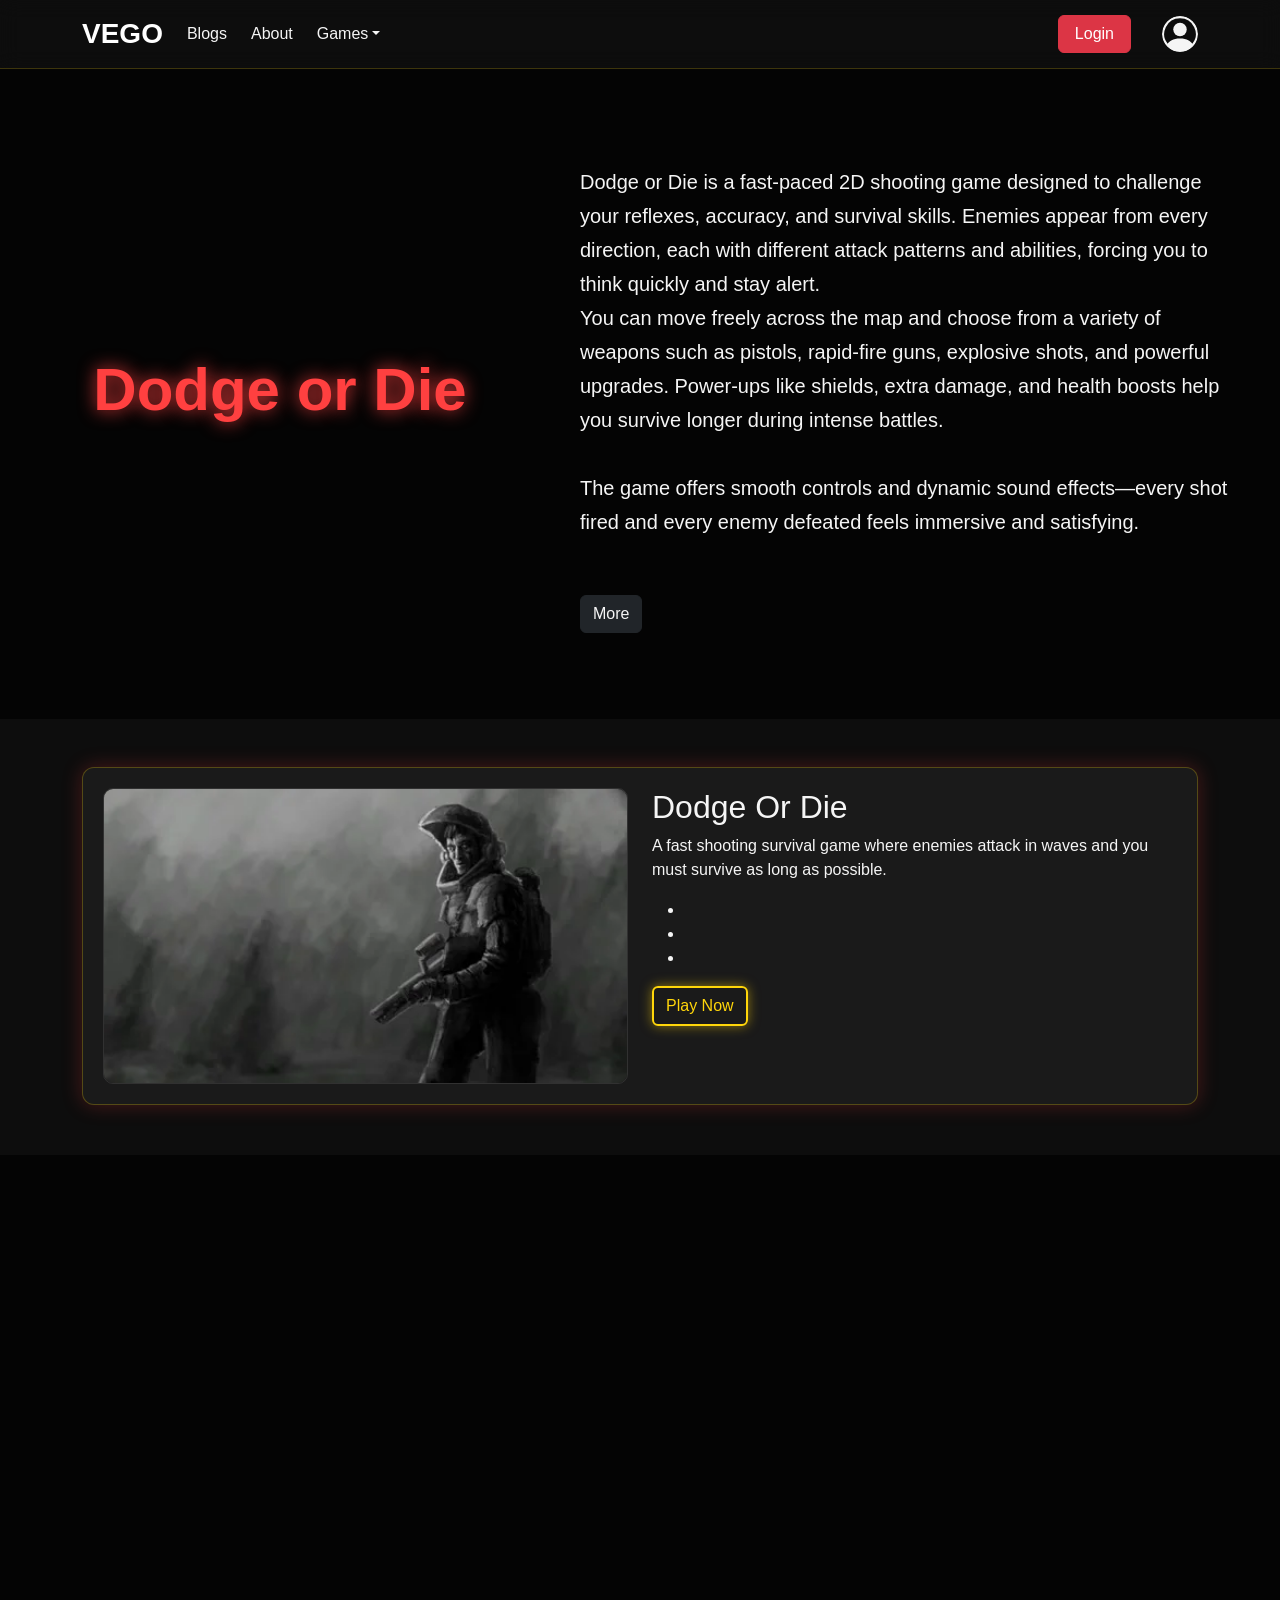
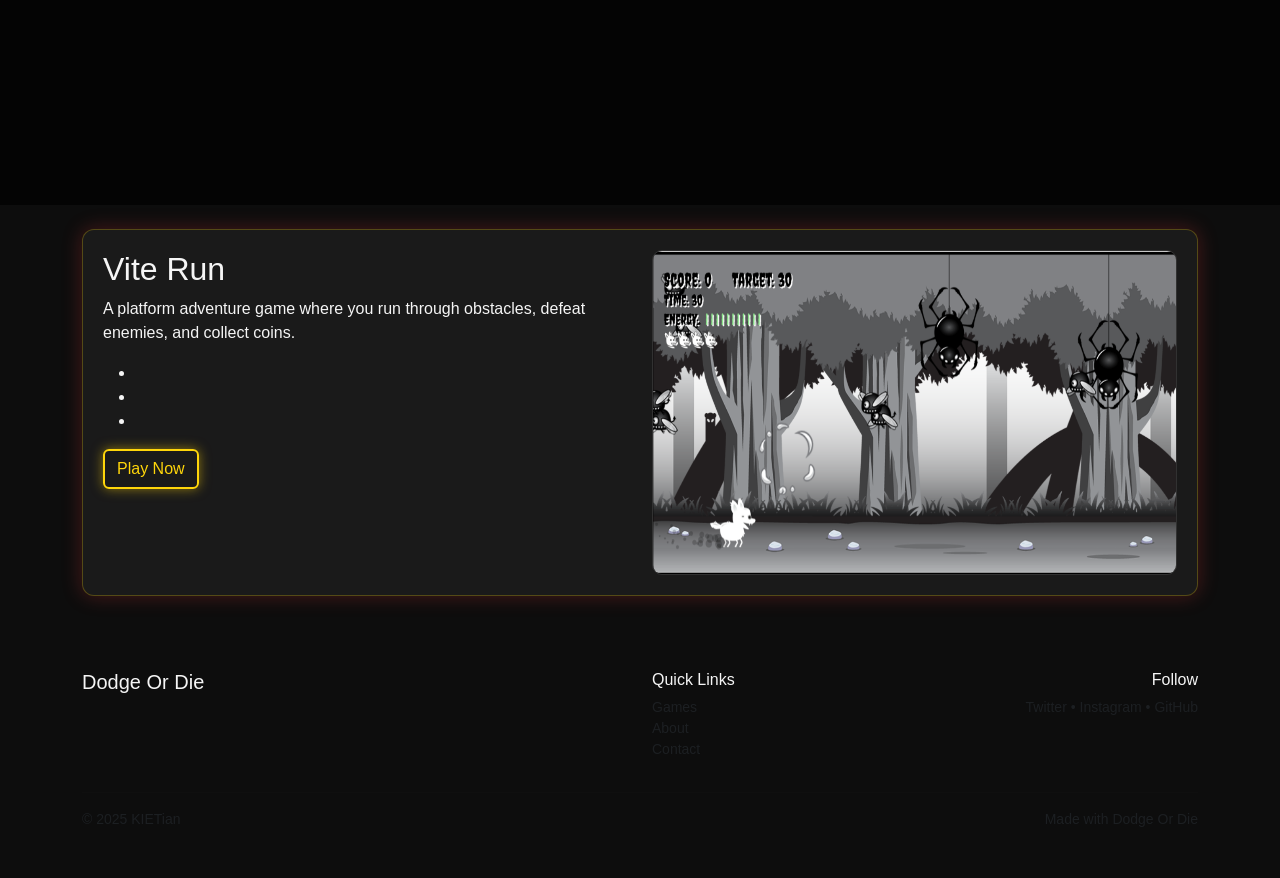
<file: xy.html>
<!DOCTYPE html>
<html lang="en">
<head>
  <meta charset="UTF-8">
  <meta name="viewport" content="width=device-width, initial-scale=1.0">
  <title>Game Showcase</title>

  <link href="https://cdn.jsdelivr.net/npm/bootstrap@5.3.3/dist/css/bootstrap.min.css" rel="stylesheet">

<style>
/* ---------- ROOT COLORS ---------- */
:root{
  --bg-dark: #0d0d0d;
  --glass-dark: rgba(15,15,15,0.45);
  --card-dark: #1a1a1a;

  --pixel-red: #ff4040;
  --pixel-yellow: #ffd60a;
  --soft-white: #f5f5f5;
}

/* ---------- BODY ---------- */
body {
  background: var(--bg-dark);
  color: var(--soft-white);
  font-family: 'Poppins', sans-serif;
}

/* ---------- NAVBAR ---------- */
nav.glass-nav {
  background: var(--glass-dark);
  backdrop-filter: blur(10px);
  -webkit-backdrop-filter: blur(10px);
  border-bottom: 1px solid rgba(255,214,10,0.2);
  position: sticky;
  top: 0;
  z-index: 100;
  animation: fadeDown 1s ease forwards;
}

@keyframes fadeDown {
  from { opacity: 0; transform: translateY(-20px); }
  to { opacity: 1; transform: translateY(0); }
}

.navbar-nav .nav-link {
  color: var(--soft-white);
}

.navbar-nav .nav-link:hover {
  color: var(--pixel-yellow) !important;
}

/* ---------- PROFILE ICON ---------- */
.profile-pic {
  transition: 0.4s;
  border-radius: 50%;
  margin-left: 15px;
}

.profile-pic:hover {
  filter: drop-shadow(0 0 10px var(--pixel-red));
  transform: scale(1.1);
}

/* ---------- SECTIONS ---------- */
.section {
  display: flex;
  justify-content: space-between;
  align-items: center;
  padding: 120px 40px;
  min-height: 100vh;
  opacity: 0;
  transform: translateY(50px);
  transition: all 1s ease;
}

.section.show {
  opacity: 1;
  transform: translateY(0);
}

.section.hide {
  opacity: 0;
  transform: translateY(50px);
}

/* ---------- LEFT / RIGHT TEXT ---------- */
.left-text {
  width: 40%;
  font-size: 48px;
  font-weight: bold;
  color: var(--pixel-red);
  transform: translateX(-100px);
  opacity: 0;
  transition: all 1s ease;
}

.section.show .left-text {
  transform: translateX(0);
  opacity: 1;
}

.right-text {
  width: 55%;
  font-size: 18px;
  line-height: 1.7;
  color: var(--soft-white);
  transform: translateX(100px);
  opacity: 0;
  transition: all 1s ease;
}

.section.show .right-text {
  transform: translateX(0);
  opacity: 1;
}

.right-text button{
  display: block;
  margin-top: 10px;
}

/* ---------- GAME CARD ---------- */
.game-card {
  background: var(--card-dark);
  border-radius: 12px;
  padding: 20px;
  margin-bottom: 50px;
  border: 1px solid rgba(255,214,10,0.25);
  box-shadow: 0 0 20px rgba(255,64,64,0.25);
}

.game-img {
  width: 100%;
  border-radius: 10px;
  border: 1px solid rgba(255,255,255,0.1);
}

/* ---------- BUTTON ---------- */
.btn-custom {
  background: transparent;
  color: var(--pixel-yellow);
  border: 2px solid var(--pixel-yellow);
  border-radius: 6px;
  box-shadow: 0 0 12px rgba(255,214,10,0.5);
  transition: 0.3s;
}

.btn-custom:hover {
  background: var(--pixel-yellow);
  color: #000;
  box-shadow: 0 0 22px rgba(255,214,10,0.9);
}

/* ---------- LINKS ---------- */
a {
  color: var(--soft-white);
  text-decoration: none;
}

a:hover {
  color: var(--pixel-red);
}

/* ---------- HERO SECTION ---------- */
.hero {
  position: relative;
  width: 100%;
  height: 650px;
  background: url("C:\\W3_website/shooting.webp") no-repeat center center;
  background-size: cover;
  display: flex;
  align-items: center;
  justify-content: center;
  overflow: hidden;
}

.hero::before {
  content: "";
  position: absolute;
  inset: 0;
  background: rgba(0,0,0,0.65);
  backdrop-filter: blur(6px);
  z-index: 1;
}

.hero-text {
  position: relative;
  z-index: 2;
  color: var(--soft-white);
}

.hero-text h1 {
  font-size: 60px;
  font-weight: bold;
  color: var(--pixel-red);
  text-shadow: 0 0 18px rgba(255,64,64,0.9);
  text-align: center;
}

.hero-text p {
  font-size: 20px;
  margin-top: 10px;
  text-align: left;
}

/* ---------- GAME BANNER ---------- */
.game-banner {
  position: relative;
  width: 100%;
  height: 650px;
  background: url("C:\\W3_website/mario.jpeg") center/cover no-repeat;
  display: flex;
  justify-content: center;
  overflow: hidden;
}

.game-banner::before {
  content: "";
  position: absolute;
  inset: 0;
  background: rgba(0,0,0,0.65);
  backdrop-filter: blur(6px);
  z-index: 1;
}

.banner-content {
  position: relative;
  z-index: 2;
  text-align: center;
  color: var(--soft-white);
  width: 100%;
}

.banner-content h1 {
  font-size: 60px;
  font-weight: 700;
  color: var(--pixel-yellow);
  text-shadow: 0 0 18px rgba(255,214,10,0.9);
}

.banner-content h5,
.banner-content p {
  text-align: left;
  color: var(--soft-white);
}

.banner-content p {
  font-size: 18px;
  line-height: 1.8;
}
</style>

</head>

<body>

  <nav class="navbar navbar-expand-lg navbar-dark glass-nav">
    <div class="container">

      <a class="navbar-brand fw-bold fs-3" href="#">VEGO</a>

      <button class="navbar-toggler" type="button" data-bs-toggle="collapse" data-bs-target="#navbarNav">
        <span class="navbar-toggler-icon"></span>
      </button>

      <div class="collapse navbar-collapse justify-content-between" id="navbarNav">

        <ul class="navbar-nav gap-2">
          <li class="nav-item"><a class="nav-link" href="Block.html">Blogs</a></li>
          <li class="nav-item"><a class="nav-link" href="About.html">About</a></li>

          <li class="nav-item dropdown">
            <a class="nav-link dropdown-toggle" href="#" data-bs-toggle="dropdown">Games</a>
            <ul class="dropdown-menu">
              <li><a class="dropdown-item">Dodge or Die</a></li>
              <li><a class="dropdown-item">Vite Run</a></li>
            </ul>
          </li>
        </ul>

        <ul class="navbar-nav align-items-center gap-3">
          <li class="nav-item">
            <a class="btn btn-danger px-3" href="login.html">Login</a>
          </li>

          <li>
            <a href="profile.html">
              <svg class="profile-pic" xmlns="http://www.w3.org/2000/svg" width="36" height="36" fill="currentColor"
                viewBox="0 0 16 16">
                <path d="M11 6a3 3 0 1 1-6 0 3 3 0 0 1 6 0" />
                <path fill-rule="evenodd"
                  d="M0 8a8 8 0 1 1 16 0A8 8 0 0 1 0 8m8-7a7 7 0 0 0-5.468 11.37C3.242 11.226 4.805 10 8 10s4.757 1.225 5.468 2.37A7 7 0 0 0 8 1" />
              </svg>
            </a>
          </li>
        </ul>

      </div>
    </div>
  </nav>

<div class="hero">
  <div class="hero-text">
<div class="section" id="scrollspyHeading1">
  <h1 class="left-text">Dodge or Die</h1>
  <div class="right-text">  
   <p>Dodge or Die is a fast-paced 2D shooting game designed to challenge your reflexes, accuracy, and survival skills. Enemies appear from every direction, each with different attack patterns and abilities, forcing you to think quickly and stay alert.<br>
You can move freely across the map and choose from a variety of weapons such as pistols, rapid-fire guns, explosive shots, and powerful upgrades. Power-ups like shields, extra damage, and health boosts help you survive longer during intense battles.<br><br>
The game offers smooth controls and dynamic sound effects—every shot fired and every enemy defeated feels immersive and satisfying. </p><br>
    <button type="button" class="btn btn-dark"><a href="moreDOD.html">More</a></button>
  </div>
</div>
  </div>
</div>

<div class="container mt-5">
  <div class="game-card">
    <div class="row">

      <div class="col-md-6">
        <img src="../shooting.webp" class="game-img" alt="Shooting Game">
      </div>

      <div class="col-md-6">
        <h2>Dodge Or Die</h2>
        <p>
          A fast shooting survival game where enemies attack in waves and you must survive as long as possible.
        </p>
           <h4></h4>
        <ul>
          <li></li>
          <li></li>
          <li></li>
        </ul>
       <button class="btn btn-custom" onclick="window.location.href='game/index.html';">
  Play Now
</button>


      </div>

    </div>
  </div>
</div>


<section class="game-banner">
  <div class="banner-content">
<div class="section" id="scrollspyHeading2">
  <h1 class="left-text">Vite Run</h1>
  <div class="right-text">
    <h5>Introduction</h5>
    <p class="mid-text">
      Vait is an exciting and fast-paced 2D platformer that takes you on a colorful adventure filled with action and challenges. Run, jump, and dodge your way through beautifully designed levels, each packed with obstacles, moving platforms, hidden areas, and small enemies waiting to test your skills. As you explore each stage, you can collect coins, special rewards, and power-ups that help you progress further and achieve higher scores.
The game features smooth and responsive controls, clean animations, and vibrant visuals that make the experience fun for players of all ages. Whether you’re aiming to complete levels quickly or trying to collect every last coin, Vait delivers a simple yet engaging gameplay experience that keeps you coming back for more.
Your mission is simple — survive every challenge, explore each level fully, and reach the finish line with maximum rewards!
</p>
    
     <button type="button" class="btn btn-dark"><a href="morevait.html">More</a></button>
  </div>
</div>
  </div>
</section>

<div class="container mt-4">
  <div class="game-card">
    <div class="row">

      <div class="col-md-6 order-md-2">
        <img src="../Vite.png" height="325" class="game-img" alt="Mario Game">
      </div>

      <div class="col-md-6 order-md-1">
        <h2>Vite Run</h2>
        <p>
          A platform adventure game where you run through obstacles, defeat enemies, and collect coins.
        </p>

        <h4></h4>
        <ul>
          <li></li>
          <li></li>
          <li></li>
        </ul>
    <button class="btn btn-custom" onclick="window.location.href='Game%202/2DGameJS/index.html';">
    Play Now
    </button>

      </div>
      

    </div>
  </div>
</div>
<script>
  const sections = document.querySelectorAll('.section');

  const animateSections = () => {
    sections.forEach(sec => {
      let top = sec.getBoundingClientRect().top;
      let bottom = sec.getBoundingClientRect().bottom;

      // Visible area ke andar ho to show karo
      if (top < window.innerHeight - 150 && bottom > 150) {
        sec.classList.add('show');
        sec.classList.remove('hide');
      } 
      // Scroll upar ya neeche jaate hi hide animation
      else {
        sec.classList.add('hide');
        sec.classList.remove('show');
      }
    });
  };

  window.addEventListener('scroll', animateSections);
  animateSections();


</script>

<footer class="pt-4 pb-5">
    <div class="container">
      <div class="row">
        <div class="col-md-6">
          <h5>Dodge Or Die</h5>
          <div class="small text-muted"></div>
        </div>
        <div class="col-md-3">
          <h6>Quick Links</h6>
          <ul class="list-unstyled small">
            <li><a href="#" class="text-muted">Games</a></li>
            <li><a href="#" class="text-muted">About</a></li>
            <li><a href="#contact" class="text-muted">Contact</a></li>
          </ul>
        </div>
        <div class="col-md-3 text-md-end">
          <h6>Follow</h6>
          <div class="small text-muted">Twitter • Instagram • GitHub</div>
        </div>
      </div>
      <hr style="border-color:rgba(255,255,255,0.03)">
      <div class="d-flex justify-content-between small text-muted">
        <div>© 2025 KIETian</div>
        <div>Made with Dodge Or Die</div>
      </div>
    </div>
  </footer>

<script src="https://cdn.jsdelivr.net/npm/bootstrap@5.3.3/dist/js/bootstrap.bundle.min.js"></script>

</body>
</html>
</file>
<file: game/css/style.css>
/* Main CSS stylesheet. */

#the-navbar .brand {
	margin-left: 10px;
}

#playground {
	margin: 46px 5px 0;
	cursor: crosshair;
}

.modal-body h4 {
	margin-top: 0;
	margin-bottom: 20px;
	border: 0;
	border-bottom: 1px solid #e5e5e5;
	font-size: 21px;
	font-weight: normal;
	line-height: 40px;
	color: #333333;
}

table > thead {
	font-weight: bold;
}

table td.action {
	width: 6em;
	text-align: center;
}

table td.text-right {
	text-align: right;
}

.table-empty {
	padding: 10px 5px;
	border: 1px solid #dddddd;
	border-radius: 4px;
	background-color: #f9f9f9;
	text-align: center;
}

#all-users tr, #new-user label, #new-user input {
	transition: all 1s;
}

#new-user .success span.help-inline {
	display: inline-block;
}
</file>
<file: Game 2/2DGameJS/style.css>
* {
  margin: 0;
  padding: 0;
  box-sizing: border-box;
}

#canvas1 {
  border: 5px solid black;
  position: absolute;
  top: 50%;
  left: 50%;
  transform: translate(-50%, -50%);
  max-width: 100%;
  max-height: 100%;
  font-family: "Creepster", "Bangers", cursive;
  visibility: hidden;
}

#player,
#layer1,
#layer2,
#layer3,
#layer4,
#layer5,
#enemy_fly,
#enemy_plant,
#enemy_spider_big,
#fire,
#collisionAnimation,
#lives,
#restart,
#arrowKeys {
  display: none;
}


#loading {
  position: absolute;
  top: 50%;
  width: 100%;
  text-align: center;
  font-size: 80px;
}
</file>
